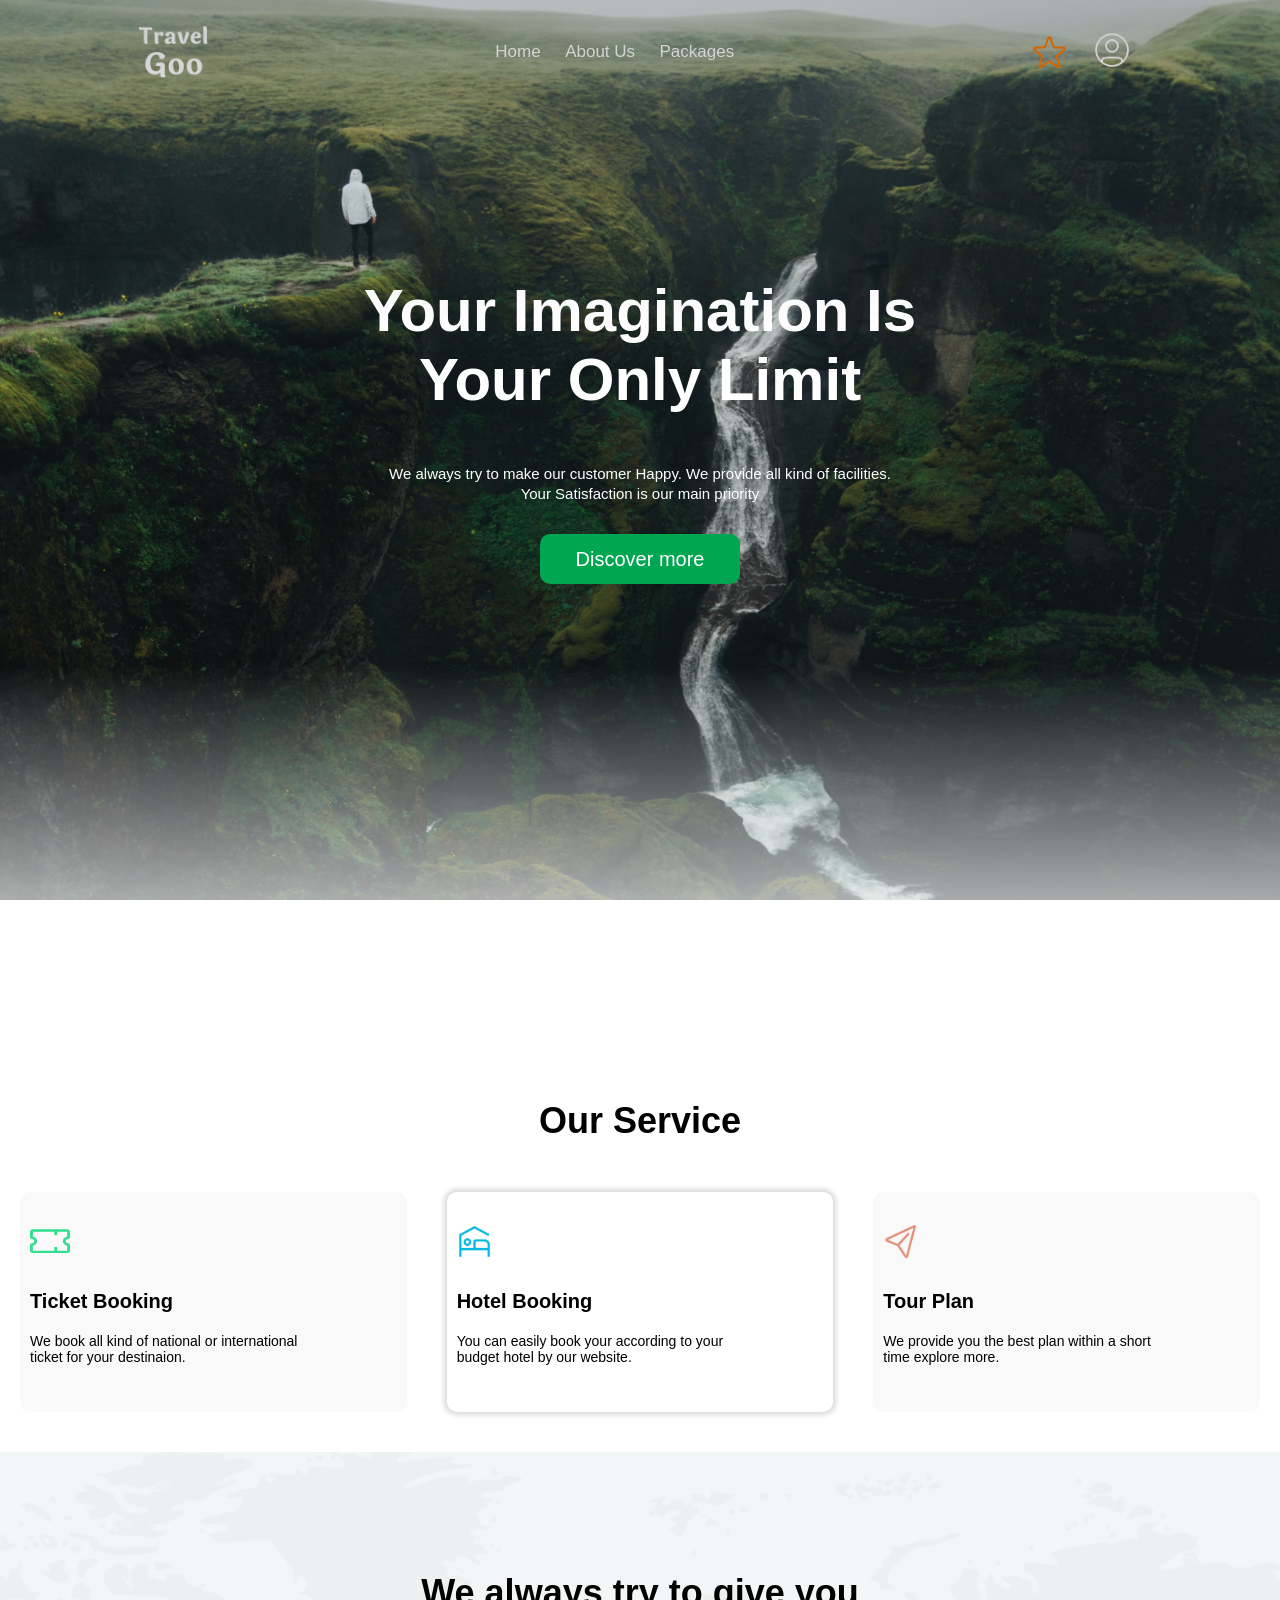
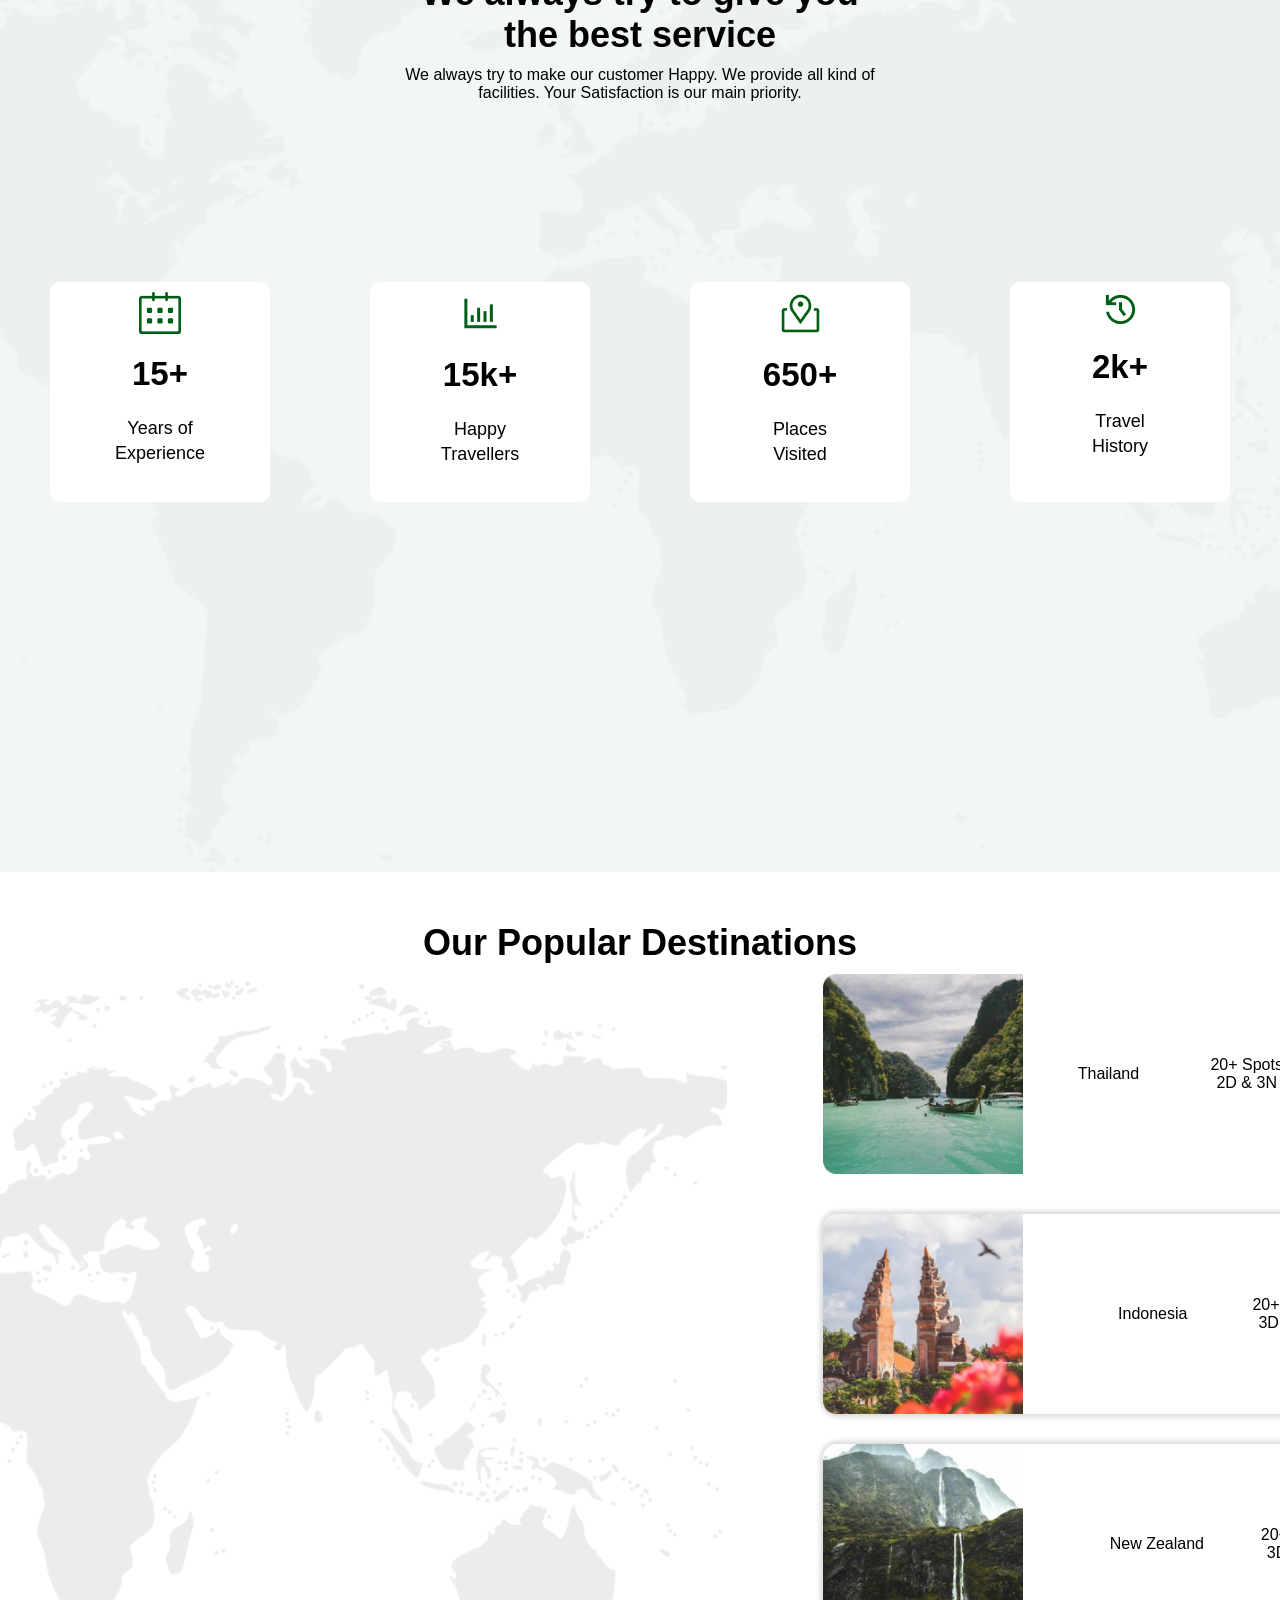
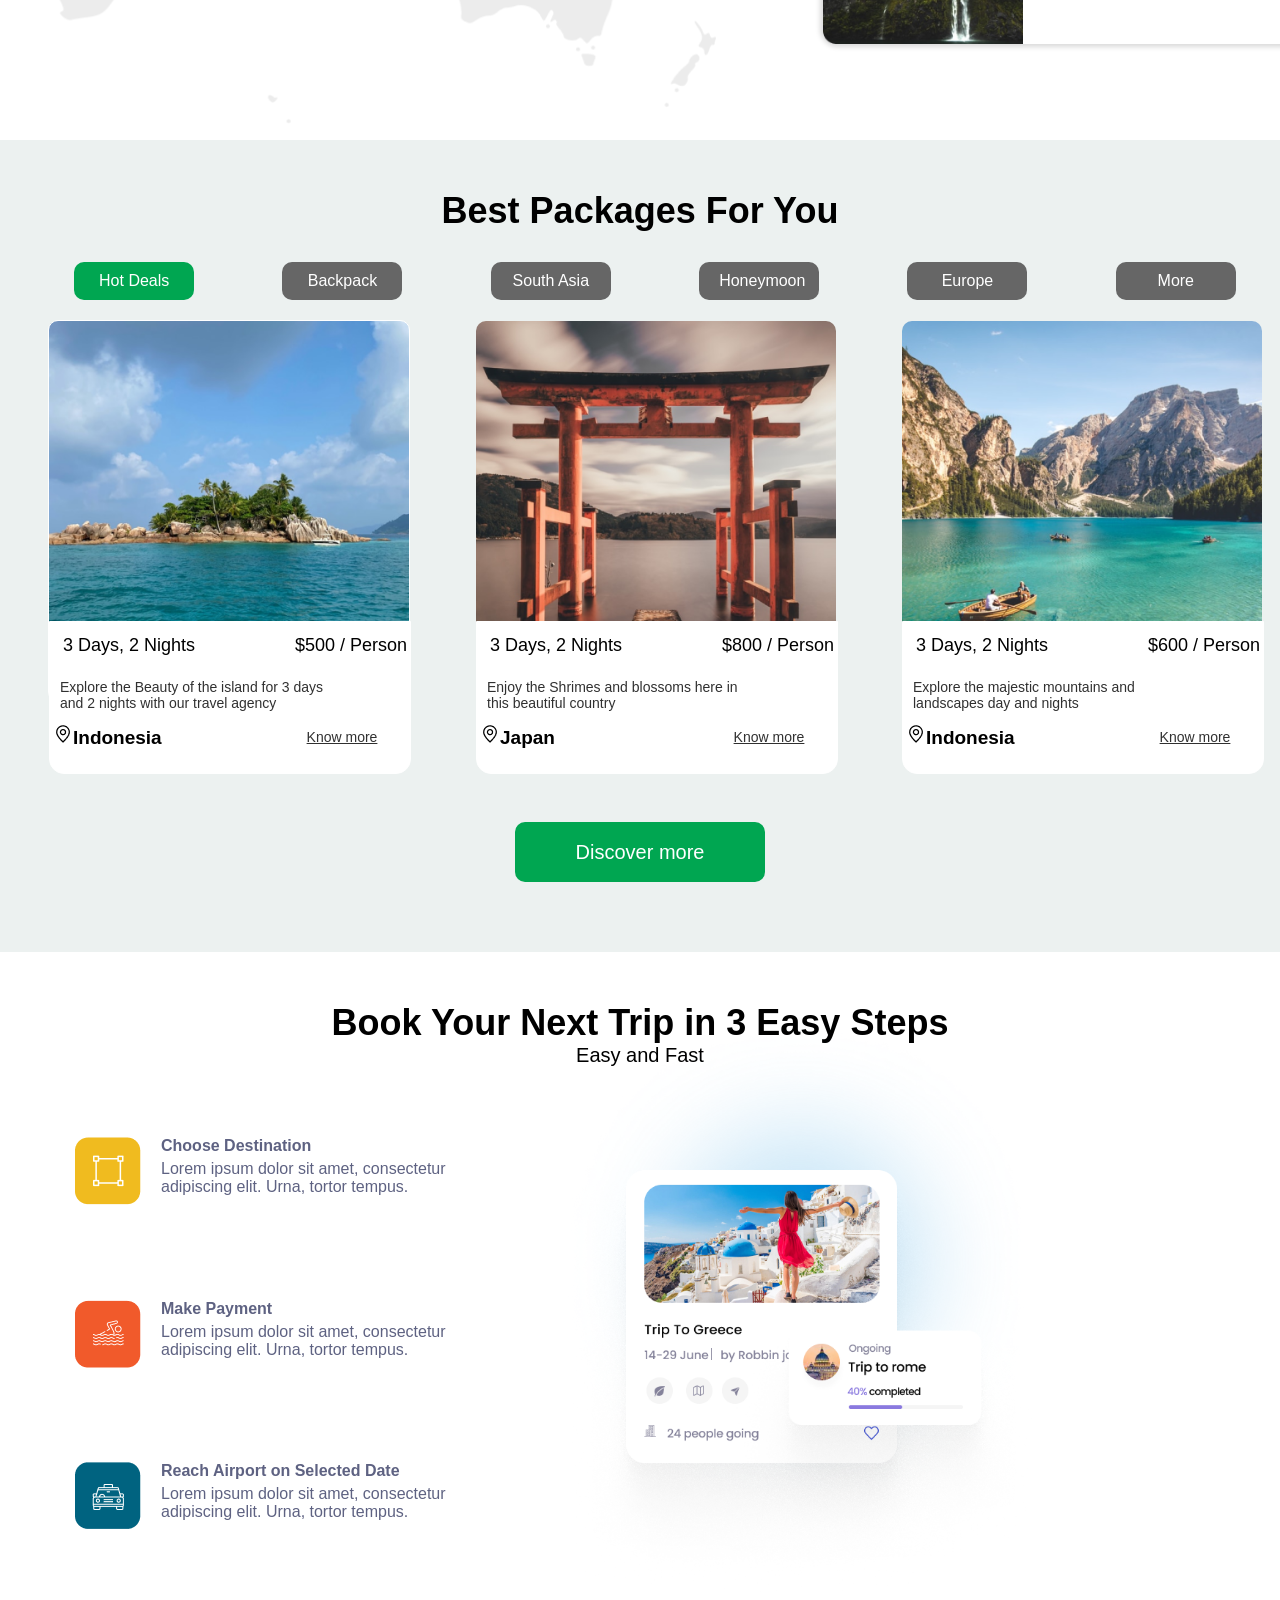
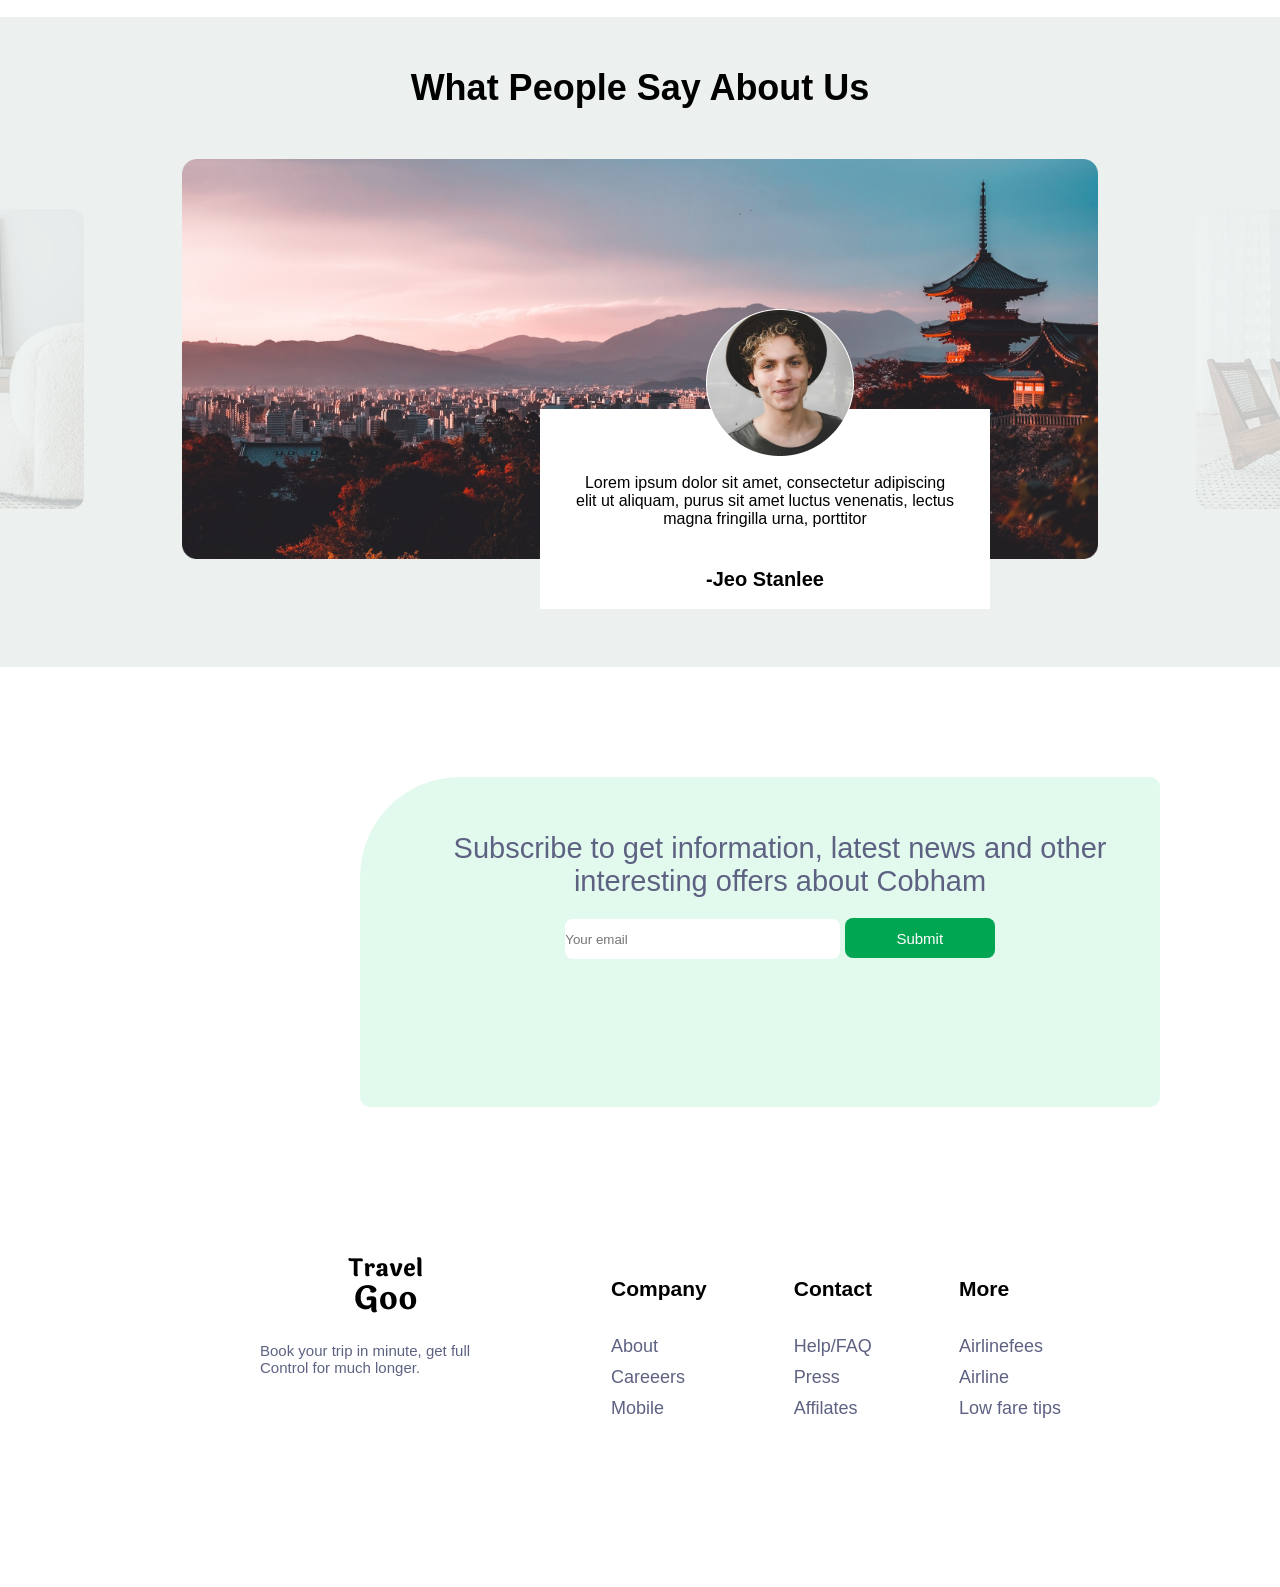
<file: index.html>
<!DOCTYPE html>
<html lang="en">
<head>
    <meta charset="UTF-8">
    <meta name="viewport" content="width=device-width, initial-scale=1.0">
    <title>Travel-goo</title>
    <link rel="stylesheet" href="style.css">
    <link rel="preconnect" href="https://fonts.googleapis.com">
    <script src="/script.js"></script>
</head>
<body>
   
    <div class="header">
            
            <div class="header-line">
                <nav>
                    <img class="logo" src="Assets/logo.png" alt="travelgoo-logo">
                    <ul>
                        <li><a href="">Home</a></li>
                        <li><a href="">About Us</a></li>
                        <li><a href="">Packages</a></li>
                    
            
                    </ul>
                    <ul>
                    <li> <img class=star src="Assets/star.png" alt=""></li>
                    <li> <img class="profile" src="Assets/profile.png" alt=""></li>
                    </ul>
                </nav>
            </div>
            <div class="header-content">
                <h1>
                    Your Imagination Is <br>
                    Your Only Limit
                </h1>
                <p>
                    We always try to make our customer Happy. We provide all kind of facilities. 
                    <br>Your Satisfaction is our main priority
                </p>
                <button type="button"> Discover more </button>
            </div>
            

            
    </div> 
    <div class="service">
        <h2>Our Service</h2>
        <div class="cardcontainer">
        <div class="card1">
            <img class="ticket" src="Assets/ticket.svg" alt="" > 
            <h3>Ticket Booking</h3>
            <p>We book all kind of national or international <br> ticket for your destinaion.</p>
        </div>
        <div class="card2">
            <img class="hotel" src="Assets/hotel.png" alt="" > 
            <h3>Hotel Booking</h3>
            <p>You can easily book your according to your <br>
                budget hotel by our website.</div>
        <div class="card3">
            <img class="tour" src="Assets/plane.png" alt="" > 
            <h3>Tour Plan</h3>
            <p>We provide you the best plan within a short <br>
                time explore more. </p>
        </div>
    </div>
    <div class="info">
        <h2>We always try to give you <br>the best service</h2>
        <p>
            We always try to make our customer Happy. We provide all kind of <br>
            facilities. Your Satisfaction is our main priority.
        </p>
        <div class="infocard">
           <div class="infocard1">
            <img src="Assets/calendar.png" alt="">
            <h3>15+</h3>
            <p>Years of <br>
                Experience</p>
           </div>
           <div class="infocard2">
            <img src="Assets/chart.png" alt="">
            <h3>15k+</h3>
            <p>Happy <br>Travellers</p>
           </div>
           <div class="infocard3">
            <img src="Assets/map.png" alt="">
            <h3>650+</h3>
            <p>Places <br> Visited</p>
           </div>
           <div class="infocard4">
            <img src="Assets/history.png" alt="">
            <h3>2k+</h3>
            <p>Travel <br>History</p>

           </div>
           
        </div>
    </div>

    
<div class="container">
    <h2>Our Popular Destinations</h2>
    <div class="containercontent">
    <div class="wmap2" ><img src="Assets/wmap2.png" alt=""></div>
    
    <div class="containercard">
        <div class="containerwrapper">
        <div class="firstcard">
           <div class="cardp"> <img  src="Assets/thailand.png" alt=""></div>
           <div class="cardpcontent">
            <p>Thailand</p>
            <p>20+ Spots <br>2D & 3N</p>
            <img src="Assets/nav.png" alt="">
            </div>
        </div>
   
         <div class="secondcard">
            <div class="cardp"> <img  src="Assets/indone.png" alt=""></div>
            <p>Indonesia</p>
            <p>20+ Spots <br>3D & 3N</p>
            <img src="Assets/nav.png" alt="">
        </div> 
        <div class="secondcard">
            <div class="cardp"> <img  src="Assets/nzland.png" alt=""></div>
            <p> New Zealand</p>
            <p>20+ Spots <br>3D & 2N</p>
            <img src="Assets/nav.png" alt="">
        </div> 
        </div>
    </div>
    </div>

</div>
<div class="best">
    <h2>Best Packages For You</h2>
    <div class="package">
      
            <a  href="" class="button green">Hot Deals</button></a>
            <a  href="" class="button">Backpack</button></a>
            <a  href="" class="button">South Asia</button></a>
            <a  href="" class="button">Honeymoon</button></a>
            <a  href="" class="button">Europe</button></a>
            <a  href="" class="button">More</button></a>

           
        
    </div>
    <div id="bestcardparent">
    <div class="bestcardone"> 

        <div class="cardcontent"> 
            <div class="bot">
                <h3> 3 Days, 2 Nights</h3> <br>
                <h3>$500 / Person</h3>
             </div>
     
            <p >Explore the Beauty of the island for 3 days <br> and 2 nights with our travel agency</p>
            <div class="bot">
           <h4> <img src="Assets/loca.png" alt="">Indonesia</h4>
           <button type="button">Know more</button>
            </div>

            
        </div>

       

       
    </div>
    <div class="bestcardtwo"> 

        <div class="cardcontent"> 
            <div class="bot">
                <h3> 3 Days, 2 Nights</h3> <br>
                <h3>$800 / Person</h3>
             </div>
     
            <p >Enjoy the Shrimes and blossoms here in <br> this beautiful country</p>
            <div class="bot">
           <h4> <img src="Assets/loca.png" alt="">Japan</h4>
           <button type="button">Know more</button>
            </div>

            
        </div>
         
    </div>
    <div class="bestcardthree"> 

        <div class="cardcontent"> 
            <div class="bot">
                <h3> 3 Days, 2 Nights</h3> <br>
                <h3>$600 / Person</h3>
             </div>
     
            <p >Explore the majestic mountains and <br>landscapes day and nights</p>
            <div class="bot">
           <h4> <img src="Assets/loca.png" alt="">Indonesia</h4>
           <button type="button">Know more</button>
            </div>

            
        </div>
</div></div>
<button id="green" type="button">Discover more</button>
</div>
<div class="book">
    <h2>Book Your Next Trip in 3 Easy Steps</h2>
    <h3>Easy and Fast</h3>
    <div class="bestcontent">
        <div class="bestcardinfo">
            <div class="bestcardinfocontent">
                <img src="Assets/G1.png" alt="">
                <h4>Choose Destination</h4>
                <p>Lorem ipsum dolor sit amet, consectetur <br>
                    adipiscing elit. Urna, tortor tempus. </p>
                    
            </div>
            <div class="bestcardinfocontent">
                <img src="Assets/G2.png" alt="">
                <h4>Make Payment</h4>
                <p>Lorem ipsum dolor sit amet, consectetur <br>
                    adipiscing elit. Urna, tortor tempus. </p>
                    
            </div>
            <div class="bestcardinfocontent">
                <img src="Assets/G3.png" alt="">
                <h4>Reach Airport on Selected Date</h4>
                <p>Lorem ipsum dolor sit amet, consectetur <br>
                    adipiscing elit. Urna, tortor tempus. </p>
                    
            </div>
           
        </div>
        <div class="bestcardimg">
            <img src="Assets/G4.png" alt="">
        </div>

        
    </div>
</div>
<div class="review">
    <h2>What People Say About Us</h2>
    <div class="reviewscroll">
        
        <img src="Assets/H1.png" alt="">
        <img id="hmm" src="Assets/H2.png" alt="">
        <img src="Assets/H3.png" alt="">
        
    </div>
    <div class="reviewscrollcontent">   
        <p>Lorem ipsum dolor sit amet, consectetur adipiscing <br> elit ut aliquam, purus sit amet luctus venenatis, lectus <br> magna fringilla urna, porttitor</p>
        <h3>-Jeo Stanlee</h3>
    </div>
    <div class="face"><img src="Assets/face.png" alt=""></div>
</div>
<div class="footer">
   <div class="footerinfo">
    <h3>Subscribe to get information, latest news and other <br> interesting offers about Cobham</h3>
    <Form>
    <input type="text" placeholder="Your email">
    <button type="button">Submit</button>
    </Form>
   </div>
   <div class="footerlogo">
        <img src="Assets/logos.png" alt="">
        <h4>Book your trip in minute, get full
           <br> Control for much longer.
            </h4>
   </div>
   <div class="breez">
    <span>
    <h3>Company</h3>
    <ul>
        <li>About</li>
        <li>Careeers</li>
        <li>Mobile</li>
    </ul>
</span>
<span>
    <h3>Contact</h3>
    <ul>
        <li>Help/FAQ</li>
        <li>Press</li>
        <li>Affilates</li>
    </ul>
   
</span>
<span>
    <h3>More</h3>
    <ul>
        <li>Airlinefees</li>
        <li>Airline</li>
        <li>Low fare tips</li>
    </ul>
   
</span>

</div>
            
        

</body>
</html>
</file>
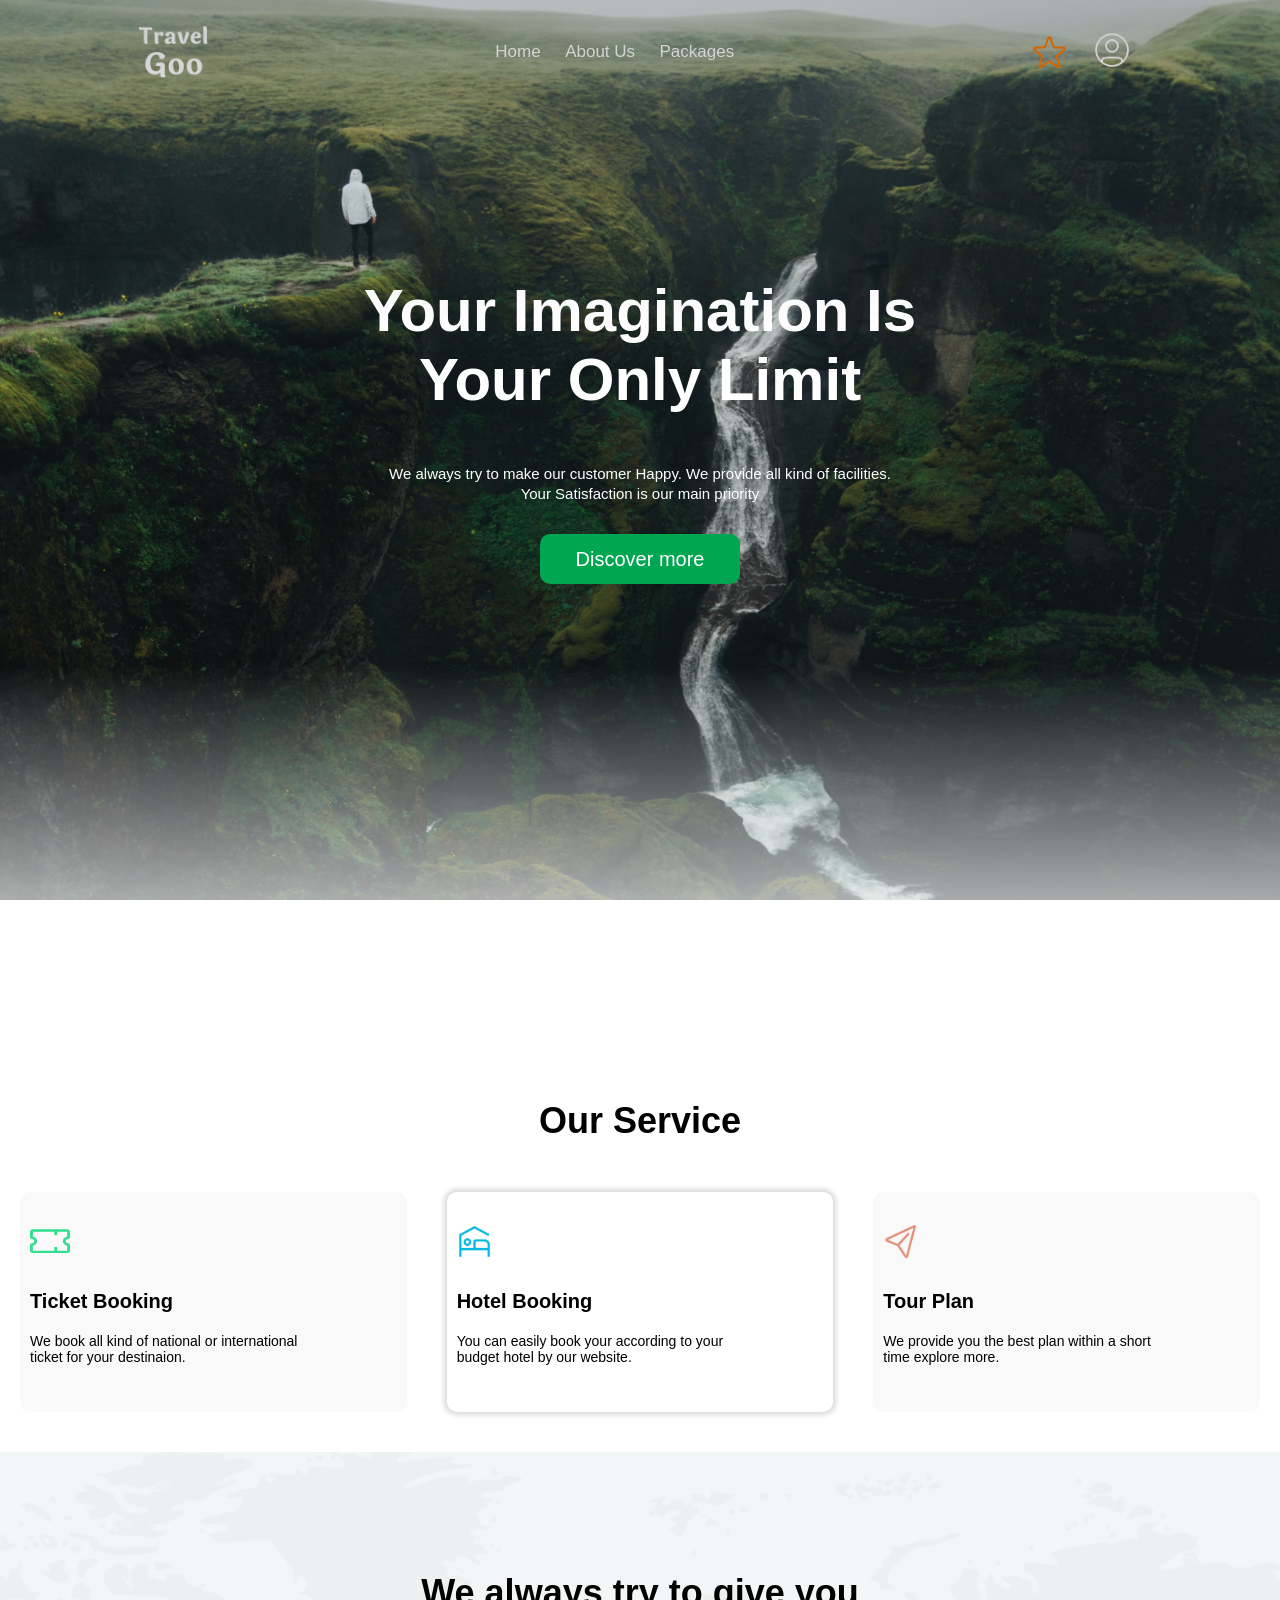
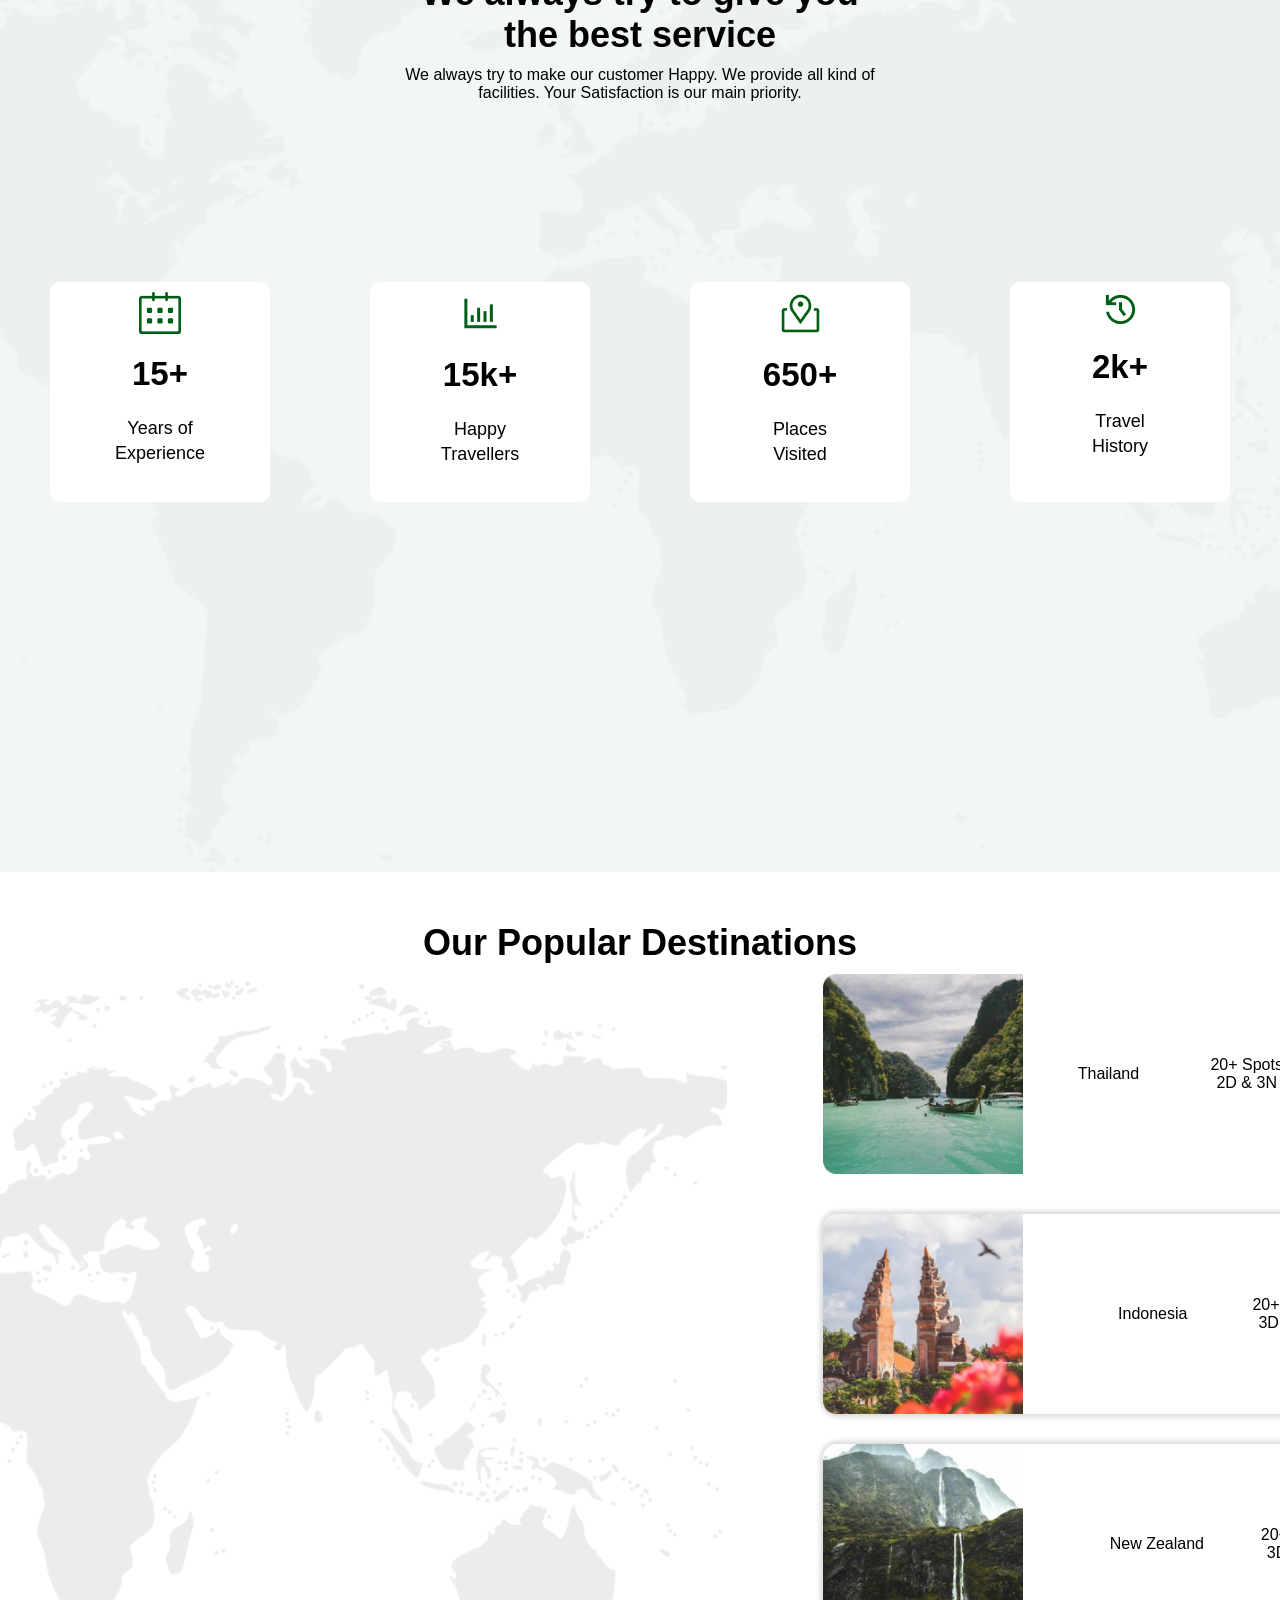
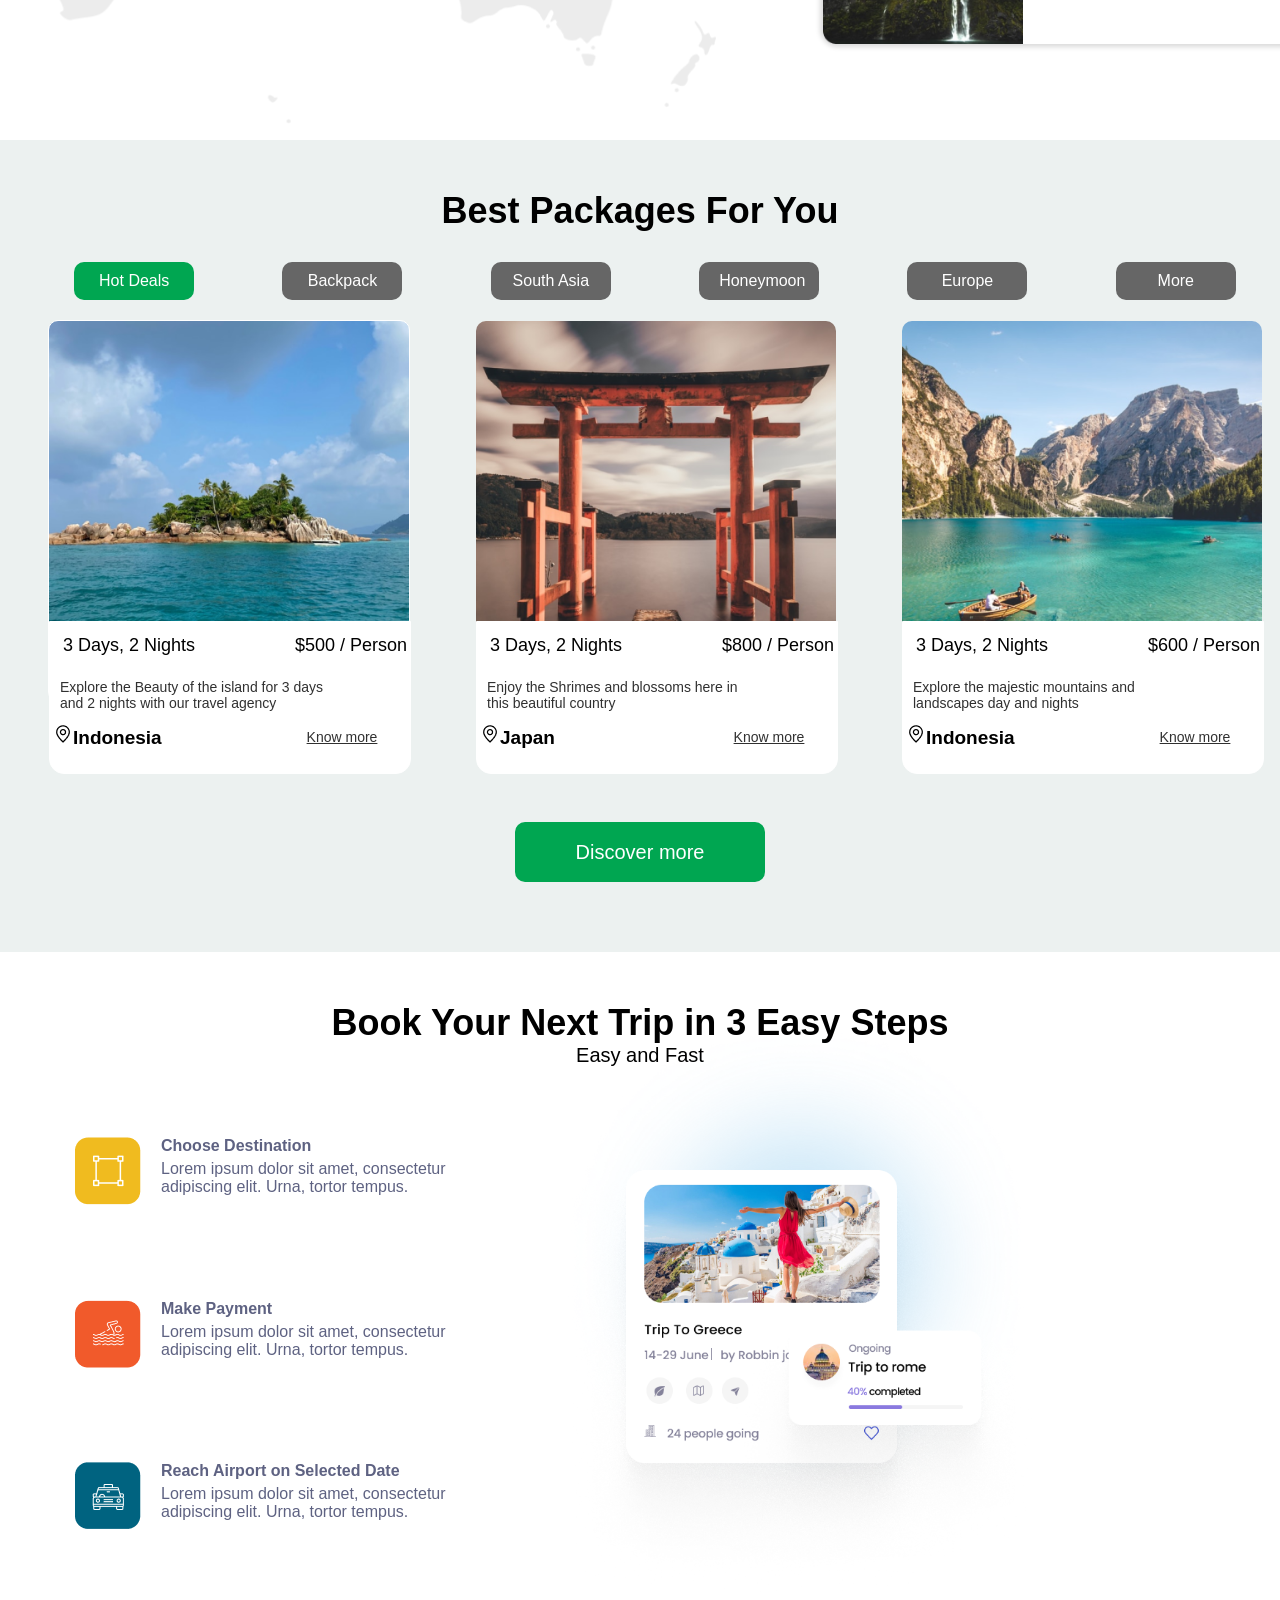
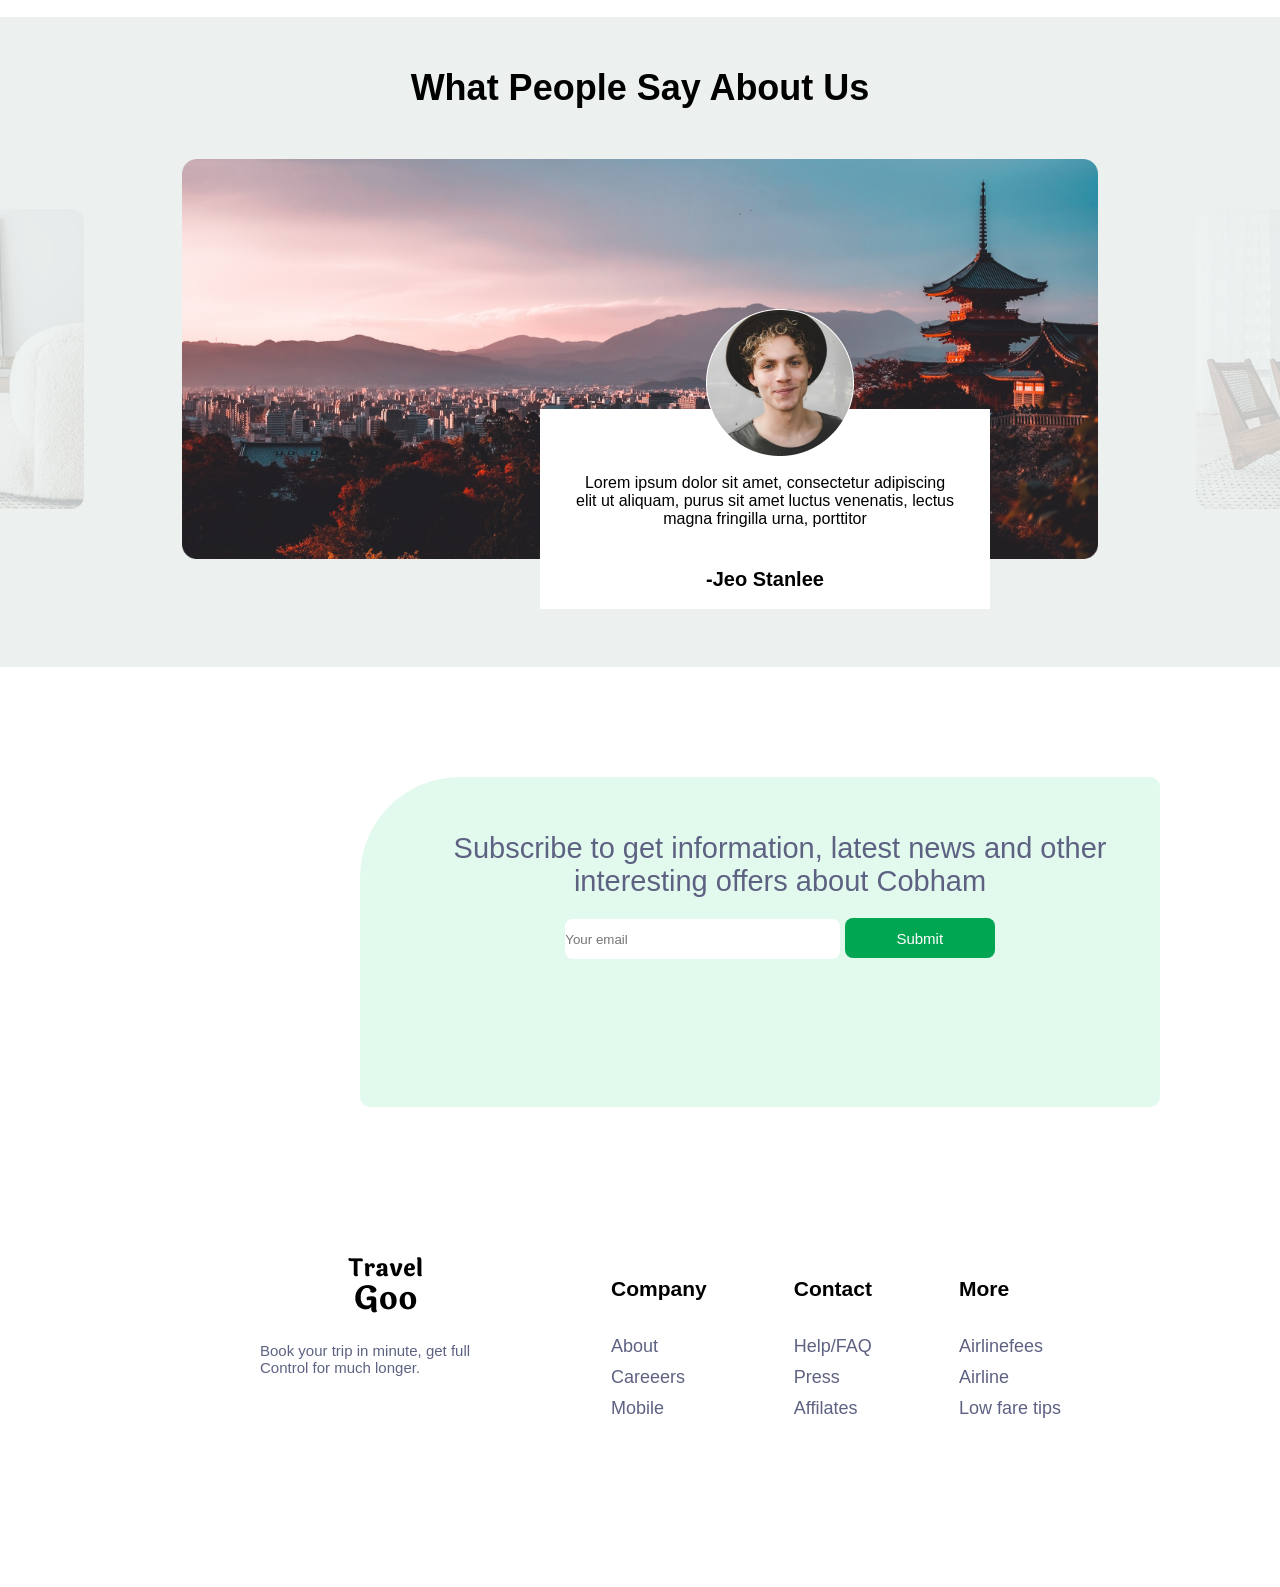
<file: Index.html.html>
<!DOCTYPE html>
<html lang="en">
<head>
    <meta charset="UTF-8">
    <meta name="viewport" content="width=device-width, initial-scale=1.0">
    <title>Document</title>
    <link rel="stylesheet" href="style.css">
    <link rel="preconnect" href="https://fonts.googleapis.com">
    <script src="/script.js"></script>
</head>
<body>
   
    <div class="header">
            
            <div class="header-line">
                <nav>
                    <img class="logo" src="/Assets/logo.png" alt="travelgoo-logo">
                    <ul>
                        <li><a href="">Home</a></li>
                        <li><a href="">About Us</a></li>
                        <li><a href="">Packages</a></li>
                    
            
                    </ul>
                    <ul>
                    <li> <img class=star src="/Assets/star.png" alt=""></li>
                    <li> <img class="profile" src="/Assets/profile.png" alt=""></li>
                    </ul>
                </nav>
            </div>
            <div class="header-content">
                <h1>
                    Your Imagination Is <br>
                    Your Only Limit
                </h1>
                <p>
                    We always try to make our customer Happy. We provide all kind of facilities. 
                    <br>Your Satisfaction is our main priority
                </p>
                <button type="button"> Discover more </button>
            </div>
            

            
    </div> 
    <div class="service">
        <h2>Our Service</h2>
        <div class="cardcontainer">
        <div class="card1">
            <img class="ticket" src="/Assets/ticket.svg" alt="" > 
            <h3>Ticket Booking</h3>
            <p>We book all kind of national or international <br> ticket for your destinaion.</p>
        </div>
        <div class="card2">
            <img class="hotel" src="/Assets/hotel.png" alt="" > 
            <h3>Hotel Booking</h3>
            <p>You can easily book your according to your <br>
                budget hotel by our website.</div>
        <div class="card3">
            <img class="tour" src="/Assets/plane.png" alt="" > 
            <h3>Tour Plan</h3>
            <p>We provide you the best plan within a short <br>
                time explore more. </p>
        </div>
    </div>
    <div class="info">
        <h2>We always try to give you <br>the best service</h2>
        <p>
            We always try to make our customer Happy. We provide all kind of <br>
            facilities. Your Satisfaction is our main priority.
        </p>
        <div class="infocard">
           <div class="infocard1">
            <img src="Assets/calendar.png" alt="">
            <h3>15+</h3>
            <p>Years of <br>
                Experience</p>
           </div>
           <div class="infocard2">
            <img src="/Assets/chart.png" alt="">
            <h3>15k+</h3>
            <p>Happy <br>Travellers</p>
           </div>
           <div class="infocard3">
            <img src="/Assets/map.png" alt="">
            <h3>650+</h3>
            <p>Places <br> Visited</p>
           </div>
           <div class="infocard4">
            <img src="/Assets/history.png" alt="">
            <h3>2k+</h3>
            <p>Travel <br>History</p>

           </div>
           
        </div>
    </div>

    
<div class="container">
    <h2>Our Popular Destinations</h2>
    <div class="containercontent">
    <div class="wmap2" ><img src="/Assets/wmap2.png" alt=""></div>
    
    <div class="containercard">
        <div class="containerwrapper">
        <div class="firstcard">
           <div class="cardp"> <img  src="/Assets/thailand.png" alt=""></div>
           <div class="cardpcontent">
            <p>Thailand</p>
            <p>20+ Spots <br>2D & 3N</p>
            <img src="/Assets/nav.png" alt="">
            </div>
        </div>
   
         <div class="secondcard">
            <div class="cardp"> <img  src="/Assets/indone.png" alt=""></div>
            <p>Indonesia</p>
            <p>20+ Spots <br>3D & 3N</p>
            <img src="/Assets/nav.png" alt="">
        </div> 
        <div class="secondcard">
            <div class="cardp"> <img  src="/Assets/nzland.png" alt=""></div>
            <p> New Zealand</p>
            <p>20+ Spots <br>3D & 2N</p>
            <img src="/Assets/nav.png" alt="">
        </div> 
        </div>
    </div>
    </div>

</div>
<div class="best">
    <h2>Best Packages For You</h2>
    <div class="package">
      
            <a  href="" class="button green">Hot Deals</button></a>
            <a  href="" class="button">Backpack</button></a>
            <a  href="" class="button">South Asia</button></a>
            <a  href="" class="button">Honeymoon</button></a>
            <a  href="" class="button">Europe</button></a>
            <a  href="" class="button">More</button></a>

           
        
    </div>
    <div id="bestcardparent">
    <div class="bestcardone"> 

        <div class="cardcontent"> 
            <div class="bot">
                <h3> 3 Days, 2 Nights</h3> <br>
                <h3>$500 / Person</h3>
             </div>
     
            <p >Explore the Beauty of the island for 3 days <br> and 2 nights with our travel agency</p>
            <div class="bot">
           <h4> <img src="/Assets/loca.png" alt="">Indonesia</h4>
           <button type="button">Know more</button>
            </div>

            
        </div>

       

       
    </div>
    <div class="bestcardtwo"> 

        <div class="cardcontent"> 
            <div class="bot">
                <h3> 3 Days, 2 Nights</h3> <br>
                <h3>$800 / Person</h3>
             </div>
     
            <p >Enjoy the Shrimes and blossoms here in <br> this beautiful country</p>
            <div class="bot">
           <h4> <img src="/Assets/loca.png" alt="">Japan</h4>
           <button type="button">Know more</button>
            </div>

            
        </div>
         
    </div>
    <div class="bestcardthree"> 

        <div class="cardcontent"> 
            <div class="bot">
                <h3> 3 Days, 2 Nights</h3> <br>
                <h3>$600 / Person</h3>
             </div>
     
            <p >Explore the majestic mountains and <br>landscapes day and nights</p>
            <div class="bot">
           <h4> <img src="/Assets/loca.png" alt="">Indonesia</h4>
           <button type="button">Know more</button>
            </div>

            
        </div>
</div></div>
<button id="green" type="button">Discover more</button>
</div>
<div class="book">
    <h2>Book Your Next Trip in 3 Easy Steps</h2>
    <h3>Easy and Fast</h3>
    <div class="bestcontent">
        <div class="bestcardinfo">
            <div class="bestcardinfocontent">
                <img src="/Assets/G1.png" alt="">
                <h4>Choose Destination</h4>
                <p>Lorem ipsum dolor sit amet, consectetur <br>
                    adipiscing elit. Urna, tortor tempus. </p>
                    
            </div>
            <div class="bestcardinfocontent">
                <img src="/Assets/G2.png" alt="">
                <h4>Make Payment</h4>
                <p>Lorem ipsum dolor sit amet, consectetur <br>
                    adipiscing elit. Urna, tortor tempus. </p>
                    
            </div>
            <div class="bestcardinfocontent">
                <img src="/Assets/G3.png" alt="">
                <h4>Reach Airport on Selected Date</h4>
                <p>Lorem ipsum dolor sit amet, consectetur <br>
                    adipiscing elit. Urna, tortor tempus. </p>
                    
            </div>
           
        </div>
        <div class="bestcardimg">
            <img src="/Assets/G4.png" alt="">
        </div>

        
    </div>
</div>
<div class="review">
    <h2>What People Say About Us</h2>
    <div class="reviewscroll">
        
        <img src="/Assets/H1.png" alt="">
        <img id="hmm" src="/Assets/H2.png" alt="">
        <img src="/Assets/H3.png" alt="">
        
    </div>
    <div class="reviewscrollcontent">   
        <p>Lorem ipsum dolor sit amet, consectetur adipiscing <br> elit ut aliquam, purus sit amet luctus venenatis, lectus <br> magna fringilla urna, porttitor</p>
        <h3>-Jeo Stanlee</h3>
    </div>
    <div class="face"><img src="./Assets/face.png" alt=""></div>
</div>
<div class="footer">
   <div class="footerinfo">
    <h3>Subscribe to get information, latest news and other <br> interesting offers about Cobham</h3>
    <Form>
    <input type="text" placeholder="Your email">
    <button type="button">Submit</button>
    </Form>
   </div>
   <div class="footerlogo">
        <img src="/Assets/logos.png" alt="">
        <h4>Book your trip in minute, get full
           <br> Control for much longer.
            </h4>
   </div>
   <div class="breez">
    <span>
    <h3>Company</h3>
    <ul>
        <li>About</li>
        <li>Careeers</li>
        <li>Mobile</li>
    </ul>
</span>
<span>
    <h3>Contact</h3>
    <ul>
        <li>Help/FAQ</li>
        <li>Press</li>
        <li>Affilates</li>
    </ul>
   
</span>
<span>
    <h3>More</h3>
    <ul>
        <li>Airlinefees</li>
        <li>Airline</li>
        <li>Low fare tips</li>
    </ul>
   
</span>

</div>
            
        

</body>
</html>
</file>
<file: style.css>
*{
    border: 0px;
    padding: 0px;
    margin: 0px;
}
.header{
    background-image: url(Assets/BACK.png);
    background-position: center;
    background-repeat: no-repeat;
    background-attachment: absolute;
    height: 100vh;
    background-size: cover;
 
}
.header::after {
 
    content: "";
    position: absolute;
    top: 0;
    left: 0;
    width: 100%;
    height: 1000px;
    background: linear-gradient(to bottom, rgba(0, 0, 0, 0.2), rgba(72, 72, 72, 0), rgba(158, 158, 158, 0), rgba(255, 255, 255, 0.918) );
}

.header-content{
    color: rgba(255, 255, 255, 1);
    height: 200px;
    text-align: center;
    max-width: fit-content;
    margin-left: auto;
    margin-right: auto;
    margin-top: 15%;
    font-weight: 700;
    font-size: 30px;
    
}
.header-content p{
    line-height: 20px;
    font-weight: 200;
    font-size: 15px;
    margin-top: 50px;
}
.header-content button{
margin-top: 30px;    
color: rgba(255, 255, 255, 1);
background-color: rgba(0, 166, 81, 1);
width: 200px;
height: 50px;
border-radius: 10px;
font-weight: 500;
font-size: 20px;
}


body{
    font-family: "Open Sans", sans-serif;
    height: 1000px;
}


.logo{
    width: 70px;
}
.profile{
    width: 40px;
}
.star{
    width: 36px;
}
nav{
    display: flex;
    align-items: center;
    justify-content: space-around;
    padding-top: 20px;
}
nav ul li{
    list-style: none;
    display: inline-block;
    padding: 10px 10px;
}
nav ul li a{
    text-decoration: none;
    color:rgb(255, 255, 255) ;
    font-weight: 500;
    font-size: 17px;
   
    
}
.service{
    
    text-align: center;
    margin-top: 200px;
 
   
}
h2{
    
    font-size: 36px;
}
 h3{
    font-weight: 600;
    font-size: 20px;
    margin-bottom: 20px;
   
   

    
}
.cardcontainer{
    margin-top:30px;
    display: flex;
   align-items: center;
   justify-content: space-around;
  
   

    
    
}
.card1{
    height: 200px;
    width: 400px;
    background-color:rgba(249, 249, 249, 1) ;
    border-radius: 10px;
    padding: 10px;
    margin: 20px;
    color:rgba(0, 0, 0, 1) ;
    text-align: left;
    font-size: 14px;
    font-weight: 200;
   
 

}
.ticket{
   position: relative;
    top: 2px;
    left: 0px;
    width: 40px;
    height: 35px;
    padding-top: 20px;
   margin-bottom: 30px;

  
}
.card2{
    height: 200px;
    width: 400px;
    background-color: rgba(255, 255, 255, 1);
    border-radius: 10px;
    padding: 10px;
    margin: 20px;
    color:rgba(0, 0, 0, 1) ;
    text-align: left;
    font-size: 14px;
    font-weight: 200;
    box-shadow: 0px 0px 5px 3px rgba(0, 0, 0, 0.15);

}
.hotel{
    position: relative;
     top: 2px;
     left: 0px;
     width: 35px;
     height: 35px;
     padding-top: 20px;
    margin-bottom: 30px;
   
}
.card3{
        height: 200px;
        width: 400px;
        background-color:rgba(249, 249, 249, 1) ;
        border-radius: 10px;
        padding: 10px;
        margin: 20px;
        color:rgba(0, 0, 0, 1) ;
        text-align: left;
        font-size: 14px;
        font-weight: 200;}
        
.tour{
            position: relative;
             top: 2px;
             left: 0px;
             width: 35px;
             height: 35px;
             padding-top: 20px;
            margin-bottom: 30px;
           
             } 

.info{
    background-image: url(/Assets/wmap.png);
    background-position: center;
    background-repeat: no-repeat;
    background-attachment: absolute;
    height: 100vh;
    background-size: cover;
    margin-top: 20px;
    padding-top: 120px;
    box-shadow: inset 0 0 0 1000px rgba(0, 88, 83, 0.05)
}
.info p{
    padding-top:10px ;padding-bottom: 10px;
    
   
}
.info h3{
    padding-top:20px ;
    font-size: 33px;
}
.infocard {
    margin-top: 150px;
    display: flex;
    align-items: center;
   justify-content: space-around;
}
.infocard p{
    font-size: 18px;
}
.infocard1{

        height: 200px;
        width: 200px;
        background-color:rgba(255, 255, 255, 1) ;
        border-radius: 10px;
        padding: 10px;
        margin: 20px;
        color:rgba(0, 0, 0, 1) ;
        text-align: center;
        font-size: 18px;
        font-weight: 200;
        line-height: 25px;
 
}
.infocard2{

    height: 200px;
    width: 200px;
    background-color:rgba(255, 255, 255, 1) ;
    border-radius: 10px;
    padding: 10px;
    margin: 20px;
    color:rgba(0, 0, 0, 1) ;
    text-align: center;
    font-size: 18px;
    font-weight: 200;
    line-height: 25px;

}
.infocard3{

    height: 200px;
    width: 200px;
    background-color:rgba(255, 255, 255, 1) ;
    border-radius: 10px;
    padding: 10px;
    margin: 20px;
    color:rgba(0, 0, 0, 1) ;
    text-align: center;
    font-size: 18px;
    font-weight: 200;
    line-height: 25px;

}
.infocard4{

    height: 200px;
    width: 200px;
    background-color:rgba(255, 255, 255, 1) ;
    border-radius: 10px;
    padding: 10px;
    margin: 20px;
    color:rgba(0, 0, 0, 1) ;
    text-align: center;
    font-size: 18px;
    font-weight: 200;
    line-height: 25px;

}

.container{
    height: 100%;
    margin: 0;
    padding-top: 50px;
   
    
}
.containercontent{
    
    padding: 0px;

    display: flex;
    
}


.wmap2 img{
    height: 100%;
  
} 
.containercard{
    height:100%;
    margin-left: 100px;
    padding-bottom: 20px;
   
   
    
}


.firstcard{
    
    display: flex;
    align-items: center;
    justify-content: space-between;
    margin-bottom: 30px;
    
    width: 600px;
    height: 220px;
    border-radius: 15px;
}

.secondcard{
    
    display: flex;
    align-items: center;
    justify-content: space-between;
    margin-bottom: 30px;
    
    width: 600px;
    height: 200px;
    border-radius: 15px;
    box-shadow: 0px 0px 5px 3px rgba(0, 0, 0, 0.15);
    border-color: rgba(0, 0, 0, 0.08);
}
.cardp{
    height: 220px;
    width: 230px;
    text-align: left;
    padding-top: 20px;
   
    
   
}
.cardp img{
    width: 200px;
    height: 200px;
    
}
.cardpcontent{
    display: flex;
    justify-content: space-around;
    align-items: center;
    width: 400px;
}

.best {

   padding-top: 50px;
   background:rgba(236, 241, 240, 1) ;
}


.package{
    
    margin: 0;
    border-radius: 15px;
    display: flex;
    flex-wrap: wrap;
    justify-content: space-around;
    width: inherit;
    height: 100%;
    padding-left: 30px;
   
    align-items: center;
    margin-top: 30px;
   
    
    
}
.button{
    display: inline-block;
    width: 80px;
    padding: 10px 20px;
    border-radius: 10px;
    text-decoration: none;
    color: rgba(255, 255, 255, 1);
    background: rgba(102, 102, 102, 1);

   
    
}
.button.green{
    background:  rgb(0, 166, 81);
}

#bestcardparent{
    height: 100%;
    width: inherit;
    display: flex;
    align-items: center;
    justify-content: space-around;
    margin-bottom: 50px;
    
}

.bestcardone{
    
    height: 380px;
    width: 360px;
    border: 1px solid rgba(255, 255, 255, 1);
    border-radius: 10px;
    margin-top: 20px;
    margin-left: 30px;
    /* padding-left: 20px; */
    background: url(Assets/indone2.png);
    background-position: center;
    background-size: cover;

}
.cardcontent{
    height: 151px;
    width: 360px;
    border: 1px solid rgba(255, 255, 255, 1);
    margin-top: 300px;
    text-align: left;
    border-bottom-left-radius: 15px;
    border-bottom-right-radius:15px ;
    background:rgba(255, 255, 255, 1) ;
    
    
   
    
}
.bestcardtwo{
    
   
    height: 380px;
    width: 360px;
    
    border-radius: 10px;
    margin-top: 20px;
    margin-left: 30px;
    background: url(Assets/japan.png);
    background-position: center;
    background-size: cover;

}
.bestcardthree{
    
    height: 380px;
    width: 360px;
    border-radius: 10px;
    margin-top: 20px;
    margin-left: 30px;
    background: url(Assets/mountains.png);
    background-position: center;
    background-size: cover;

}
.cardcontent h3{
    font-size: 18px;
    font-weight: 300;
    color: rgb(0, 0, 0, 1);
    padding-top: 5px;
    padding-left: 10px;
    
}
.cardcontent h2{
    font-weight:500px ;
    font-size: 18px;
    color:rgba(0, 0, 0, 1) ;
    
}
.cardcontent p{
    margin-bottom: 10px;
    color: rgba(0, 0, 0, 0.81);
    font-size: 14px;
    padding-left: 10px;
}

.bestcard-img{
    height: 450px;
    width: 400px;
    padding-left: 10px;
   
}
.bot{
    margin-top: 5px;
    display: flex;
    align-items: center;
    justify-content: space-between;
    font-size: 19px;
    padding: 3px;
    
}
.bot button{
    text-decoration: underline;
    background-color: rgba(255, 255, 255, 0.01);
    height: 20px;
    width: 130px;
    color: rgba(0, 0, 0, 0.81);
    border-radius: 0px;
    font-size: 14px;
    font-weight: 400;
    
}
.bot img{
    width: 20px;
    
}
#green{
    background-color: rgb(0, 166, 81);
    height: 60px;
    width: 250px;
    margin: 70px;
    border-radius: 10px;
    color:rgba(255, 255, 255, 1) ;
    font-weight: 500;
    font-size: 20px;
    text-align: center;
}

.book{
    padding: 20px;
    padding-top: 50px;
}
.book h3{
    font-size: 20px;
    font-weight: 400;
    text-align: center;
    color: rgba(0, 0, 0, 1);
    
}
.bestcardinfocontent h4{
   
    margin-bottom: 5px;
    font-weight: 700;
}

.bestcontent{
    height: 400px;
    padding: 50px 50px 10px;
    display: flex;
    align-items: center;
    justify-content: space-between;
    margin-bottom: 50px;
    
}
.bestcardinfo{
    height: inherit;
    width: 400px;
    padding: 5px;
    display: flex;
    flex-direction: column;
    justify-content: space-between;
}
.bestcardinfocontent{
   height: 75px;
    text-align: left;
    color: rgba(94, 98, 130, 1);
    font-size: 16px;
}
.bestcardinfocontent img{
    float: left;
    margin-right: 20px;
}
.bestcardimg{
    
    
    height: 200px;
}
.bestcardimg img{
    width: 480px;
    position: relative;
    bottom: 220px;
    right: 170px;
    
}
.review{
    padding-top: 50px;
    background: rgba(236, 241, 240, 1);
    height: 600px;
}
.reviewscroll{
    height: 500px;
    width: 100%;
    display: flex;
    align-items: center;
    justify-content: space-between;
}
.reviewscroll img{
    height: 300px;
    opacity: .5;
}
.reviewscrollcontent{
    width:450px ;
    height:200px ;
    position: relative;
    bottom: 200px;
    left: 540px;
    background-color:rgba(255, 255, 255, 1) ;
   
}

.reviewscrollcontent p{
    padding-top: 65px;
}
.reviewscrollcontent h3{
    padding-top:20px ;
    margin-top:  20px;
}
.face{
    width: 200px;
    position: relative;
    bottom: 500px;
    left: 680px;
    
  
}
#hmm{
    height: 400px;
    opacity: 1;
}
.footer{
    height: 100vh;
    padding: 10px;
}
.footerinfo h3{
    font-weight: 500;
    font-size: 29px;
    margin-top: 25px;
}
.footerinfo{
    padding: 30px;
    padding-left: 70px;
    height: 30%;
    width:700px ;
    background-color:rgba(213, 247, 231, 0.689);
    border-radius:100px 10px 10px 10px ;
    color:rgba(94, 98, 130, 1) ;
    padding-top: 30px;
    position: relative;
    top: 100px;
    left: 350px;
    
    
  
    
}
.footerinfo input{
    height: 40px;
    width: 275px;
    border-radius: 8px;
}
.footerinfo button{
 height: 40px;
 width: 150px;
 border-radius: 8px;
 color: rgba(255, 255, 255, 1);
 background:rgba(0, 166, 81, 1) ;
 font-size: 15px;
 padding: 10px;   

}
.footerlogo{
    width: 250px;
    height: 150px;
    text-align: center;
    position: relative;
    top: 250px;
    left:250px;
}
.footerlogo h4{
    margin-top: 25px;
    font-size: 15px;
    font-weight: 500;
    text-align: left;
    color: rgba(94, 98, 130, 1);
}
.breez{
    display: flex;
    justify-content: space-between;
    width: 450px;
    position: relative;
    left: 601px;
    top: 120px;
}
.breez li{
    list-style: none;
    color:rgba(94, 98, 130, 1) ;
    margin-bottom: 10px;
    font-size: 18px;
    font-weight: 400;
    text-align: left;
}
.breez h3{
    font-size: 21px;
    font-weight: 600;
    margin-bottom: 35px;
    text-align: left;
}
</file>
